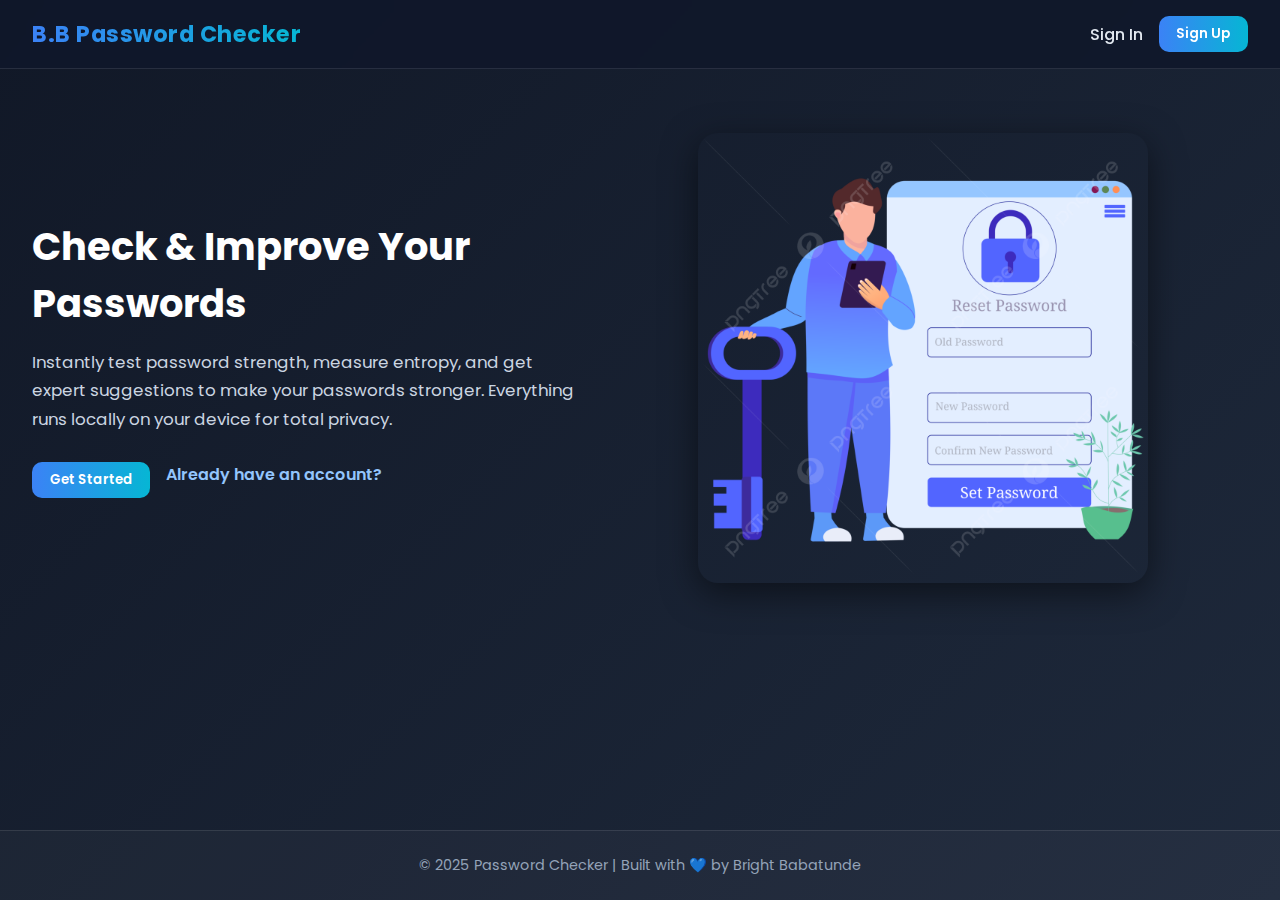
<file: index.html>
<!DOCTYPE html>
<html lang="en">

<head>
    <meta charset="UTF-8" />
    <meta name="viewport" content="width=device-width, initial-scale=1.0" />
    <title>Password Strength Checker</title>
    <link href="https://fonts.googleapis.com/css2?family=Poppins:wght@400;600;700&display=swap" rel="stylesheet">
    <style>
        * {
            margin: 0;
            padding: 0;
            box-sizing: border-box;
            font-family: 'Poppins', sans-serif;
        }

        body {
            background: linear-gradient(135deg, #111827, #1e293b);
            color: #f8fafc;
            min-height: 100vh;
            display: flex;
            flex-direction: column;
        }

        /* NAVBAR */
        nav {
            display: flex;
            justify-content: space-between;
            align-items: center;
            padding: 1rem 2rem;
            background: rgba(15, 23, 42, 0.9);
            backdrop-filter: blur(10px);
            border-bottom: 1px solid rgba(255, 255, 255, 0.1);
            position: sticky;
            top: 0;
            z-index: 10;
        }

        .logo {
            font-weight: 700;
            font-size: 1.4rem;
            background: linear-gradient(90deg, #3b82f6, #06b6d4);
            -webkit-background-clip: text;
            background-clip: text;
            -webkit-text-fill-color: transparent;
            letter-spacing: 0.5px;
            cursor: pointer;
            transition: 0.3s ease;
        }

        .logo:hover {
            transform: scale(1.05);
            text-shadow: 0 0 20px rgba(59, 130, 246, 0.3);
        }

        .nav-links {
            display: flex;
            gap: 1rem;
            align-items: center;
        }

        .nav-links a {
            color: #e2e8f0;
            text-decoration: none;
            font-weight: 500;
            transition: color 0.3s ease;
        }

        .nav-links a:hover {
            color: #60a5fa;
        }

        .btn {
            background: linear-gradient(90deg, #3b82f6, #06b6d4);
            color: white;
            border: none;
            padding: 0.5rem 1.1rem;
            border-radius: 10px;
            cursor: pointer;
            font-weight: 600;
            transition: all 0.3s ease;
        }

        .btn:hover {
            transform: translateY(-2px);
            box-shadow: 0 4px 15px rgba(59, 130, 246, 0.3);
        }

        /* HAMBURGER ICON */
        .menu-toggle {
            display: none;
            font-size: 1.8rem;
            color: #60a5fa;
            background: none;
            border: none;
            cursor: pointer;
            transition: transform 0.3s ease, color 0.3s ease;
        }

        .menu-toggle:hover {
            transform: rotate(90deg);
            color: #38bdf8;
            text-shadow: 0 0 10px rgba(56, 189, 248, 0.6);
        }

        /* HERO SECTION */
        .hero {
            display: flex;
            align-items: center;
            justify-content: space-between;
            padding: 4rem 2rem;
            gap: 2.5rem;
            flex-wrap: wrap;
        }

        .hero-content {
            flex: 1 1 400px;
            max-width: 550px;
            animation: fadeIn 1.2s ease forwards;
        }

        .hero-content h1 {
            font-size: 2.4rem;
            font-weight: 700;
            margin-bottom: 1rem;
            color: #ffffff;
        }

        .hero-content p {
            color: #cbd5e1;
            font-size: 1.05rem;
            margin-bottom: 1.8rem;
            line-height: 1.7;
        }

        .hero-buttons {
            display: flex;
            gap: 1rem;
            flex-wrap: wrap;
        }

        .hero img {
            flex: 1 1 350px;
            max-width: 450px;
            border-radius: 20px;
            box-shadow: 0 10px 35px rgba(0, 0, 0, 0.5);
            animation: float 4s ease-in-out infinite;
            margin: 0;
            /* avoid fixed right margin which can cause overflow on small screens */
        }

        @keyframes float {

            0%,
            100% {
                transform: translateY(0);
            }

            50% {
                transform: translateY(-10px);
            }
        }

        /* FOOTER */
        footer {
            margin-top: auto;
            padding: 1.5rem 2rem;
            text-align: center;
            color: #94a3b8;
            border-top: 1px solid rgba(255, 255, 255, 0.1);
            font-size: 0.9rem;
            background: rgba(255, 255, 255, 0.03);
        }

        /* RESPONSIVE NAVBAR */
        @media (max-width: 768px) {
            .menu-toggle {
                display: block;
            }

            .nav-links {
                display: none;
                flex-direction: column;
                background: rgba(15, 23, 42, 0.95);
                position: absolute;
                top: 65px;
                right: 20px;
                padding: 1rem;
                border-radius: 10px;
                width: 180px;
                text-align: center;
            }

            .nav-links.active {
                display: flex;
            }

            .hero {
                flex-direction: column;
                text-align: center;
                padding-top: 3rem;
            }

            .hero img {
                max-width: 320px;
                margin-top: 1rem;
            }
        }

        /* Desktop spacing for hero image */
        @media (min-width: 769px) {
            .hero img {
                margin-right: 100px;
            }
        }

        /* Extra-small phones: improve spacing, font sizes, button layout */
        @media (max-width: 420px) {
            nav {
                padding: 0.6rem 1rem;
            }

            .logo {
                font-size: 1.1rem;
            }

            .menu-toggle {
                font-size: 1.6rem;
            }

            .nav-links {
                right: 10px;
                width: 160px;
                top: 58px;
                padding: 0.6rem;
            }

            .hero {
                padding: 2rem 1rem;
                gap: 1rem;
            }

            .hero-content {
                max-width: 100%;
                padding: 0 0.2rem;
            }

            .hero-content h1 {
                font-size: 1.5rem;
            }

            .hero-content p {
                font-size: 0.95rem;
                margin-bottom: 1rem;
            }

            .hero-buttons {
                flex-direction: column;
                gap: 0.6rem;
                align-items: stretch;
            }

            .hero-buttons .btn,
            .hero-buttons a .btn {
                width: 100%;
                padding: 0.7rem 0.8rem;
                border-radius: 10px;
                font-size: 0.95rem;
            }

            .hero img {
                max-width: 100%;
                margin: 0 auto;
                order: 2;
                box-shadow: 0 8px 25px rgba(0, 0, 0, 0.5);
            }

            footer {
                padding: 1rem;
                font-size: 0.85rem;
            }
        }

        @keyframes fadeIn {
            from {
                opacity: 0;
                transform: translateY(10px);
            }

            to {
                opacity: 1;
                transform: translateY(0);
            }
        }
    </style>
</head>

<body>
    <nav>
        <div class="logo">B.B Password Checker</div>
        <button class="menu-toggle" id="menuToggle">☰</button>
        <div class="nav-links" id="navLinks">
            <a href="kola.html">Sign In</a>
            <a href="hook.html"><button class="btn">Sign Up</button></a>
        </div>
    </nav>

    <section class="hero">
        <div class="hero-content">
            <h1>Check & Improve Your Passwords</h1>
            <p>Instantly test password strength, measure entropy, and get expert suggestions to make your passwords
                stronger. Everything runs locally on your device for total privacy.</p>
            <div class="hero-buttons">
                <a href="hook.html"> <button class="btn">Get Started</button></a>
                <a href="kola.html" style="color:#93c5fd; text-decoration:none; font-weight:600;">Already have an
                    account?</a>
            </div>
        </div>
        <img src="bright.png" alt="Password Strength Illustration">
    </section>

    <footer>
        © 2025 Password Checker | Built with 💙 by Bright Babatunde
    </footer>

    <script>
        const menuToggle = document.getElementById('menuToggle');
        const navLinks = document.getElementById('navLinks');
        menuToggle.addEventListener('click', () => {
            navLinks.classList.toggle('active');
        });
    </script>
</body>

</html>
<!-- This is the main page -->
</file>
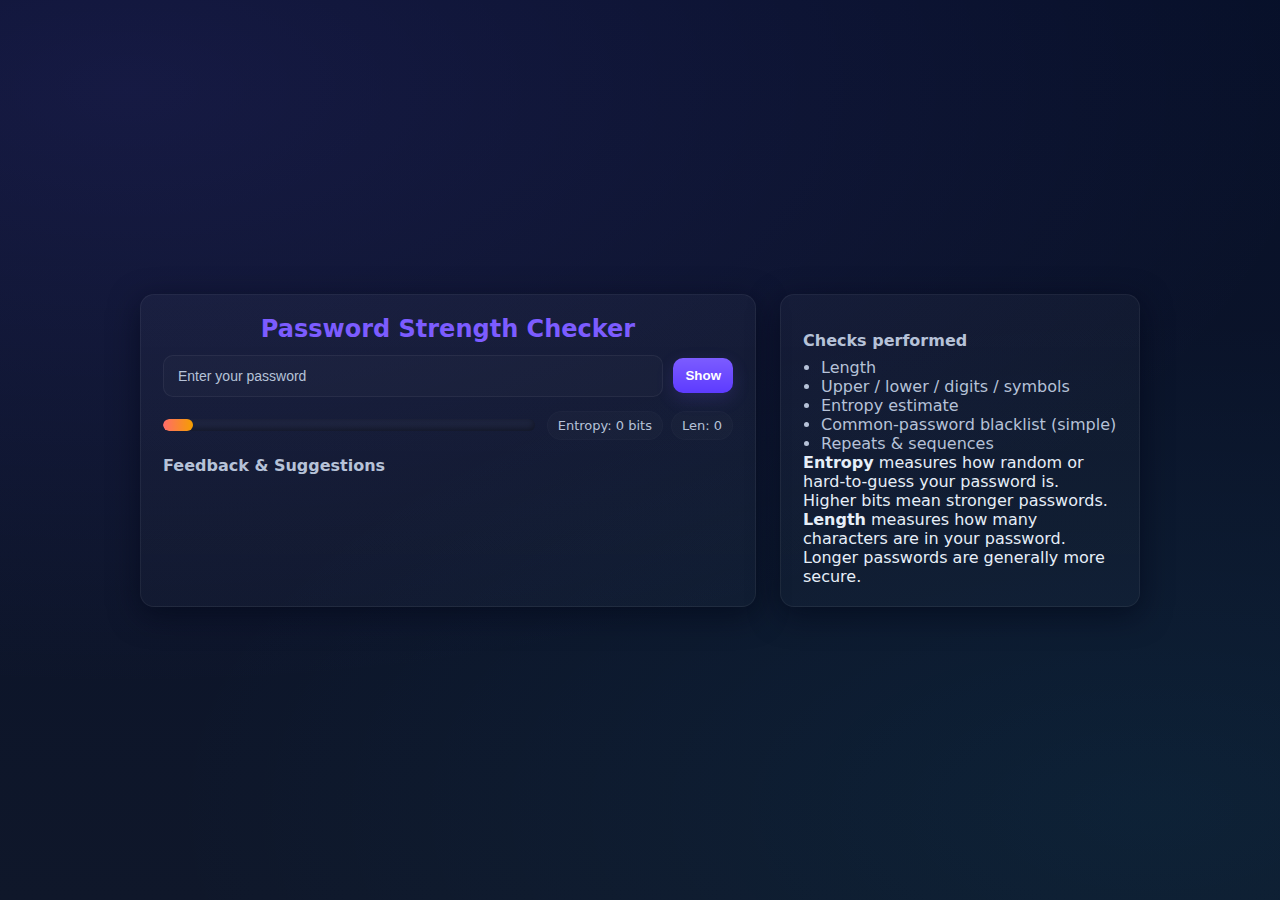
<file: pass.html>
<!DOCTYPE html>
<html lang="en">

<head>
    <meta charset="UTF-8">
    <meta name="viewport" content="width=device-width, initial-scale=1.0">
    <title>Password Strength Checker</title>
    <link rel="stylesheet" href="style.css">
</head>

<body>

    <div class="container">
        <div class="card">
            <h2>Password Strength Checker</h2>

            <div class="input-row">
                <input type="password" id="password" placeholder="Enter your password" aria-label="Password input">
                <button class="show-btn" id="toggle" aria-pressed="false">Show</button>
            </div>

            <div class="meta-row">
                <div class="progress">
                    <div class="bar" id="bar"></div>
                </div>
                <div class="meta-tags">
                    <span class="tag" id="entropy">Entropy: 0 bits</span>
                    <span class="tag" id="len">Len: 0</span>
                </div>
            </div>

            <p class="strength" id="strength"></p>

            <h4>Feedback & Suggestions</h4>
            <ul id="feedback"></ul>
        </div>

        <div class="card">
            <h4>Checks performed</h4>
            <ul class="checks">
                <li>Length</li>
                <li>Upper / lower / digits / symbols</li>
                <li>Entropy estimate</li>
                <li>Common-password blacklist (simple)</li>
                <li>Repeats & sequences</li>
            </ul>
            <p><strong>Entropy</strong> measures how random or hard-to-guess your password is. Higher bits mean stronger
                passwords.</p>
            <p><strong>Length</strong> measures how many characters are in your password. Longer passwords are generally
                more secure.</p>
        </div>
    </div>
</body>
<script src="script.js"></script>

</html>
</file>
<file: style.css>
* {
    box-sizing: border-box;
    padding: 0;
    margin: 0;
}

:root {
    --bg-1: #0f172a;
    --card-bg: rgba(255, 255, 255, 0.06);
    --glass: rgba(255, 255, 255, 0.06);
    --muted: #b6c2d8;
    --accent-1: #7c5cff;
    --accent-2: #00d4ff;
    --success: #40c057;
    --warn: #f59f00;
    --danger: #ff6b6b;
}

html,
body {
    height: 100%;
}

body {
    font-family: 'Inter', 'Segoe UI', Roboto, system-ui, -apple-system, sans-serif;
    background: radial-gradient(1200px 600px at 10% 10%, rgba(124, 92, 255, 0.12), transparent),
        radial-gradient(1000px 500px at 90% 90%, rgba(0, 212, 255, 0.06), transparent),
        linear-gradient(180deg, #071029 0%, #0f172a 100%);
    color: #e6eef8;
    min-height: 100vh;
    display: flex;
    justify-content: center;
    align-items: center;
    padding: 32px;
}

.container {
    display: grid;
    grid-template-columns: 1fr 360px;
    gap: 24px;
    width: 100%;
    max-width: 1000px;
}

.card {
    background: linear-gradient(180deg, rgba(255, 255, 255, 0.03), rgba(255, 255, 255, 0.02));
    border: 1px solid rgba(255, 255, 255, 0.06);
    padding: 20px 22px;
    border-radius: 14px;
    box-shadow: 0 8px 30px rgba(2, 6, 23, 0.6);
}

h2 {
    text-align: center;
    color: var(--accent-1);
    margin-bottom: 12px;
    font-weight: 600;
}

.input-row {
    display: flex;
    gap: 10px;
    align-items: center;
    margin-top: 6px;
}

input[type="password"],
input[type="text"] {
    flex: 1;
    padding: 12px 14px;
    border-radius: 10px;
    border: 1px solid rgba(255, 255, 255, 0.06);
    background: rgba(255, 255, 255, 0.02);
    color: inherit;
    outline: none;
    font-size: 14px;
}

input::placeholder {
    color: var(--muted);
}

.show-btn {
    background: linear-gradient(180deg, var(--accent-1), #5d3bff);
    border: none;
    color: white;
    padding: 10px 12px;
    border-radius: 10px;
    cursor: pointer;
    font-weight: 600;
    box-shadow: 0 6px 18px rgba(124, 92, 255, 0.16);
    transition: transform .14s ease, box-shadow .14s ease;
}

.show-btn:active {
    transform: translateY(1px);
}

.meta-row {
    display: flex;
    gap: 12px;
    align-items: center;
    margin-top: 14px;
}

.progress {
    flex: 1;
    height: 12px;
    background: rgba(255, 255, 255, 0.03);
    border-radius: 999px;
    overflow: hidden;
    box-shadow: inset 0 -2px 6px rgba(0, 0, 0, 0.4);
}

.bar {
    height: 100%;
    width: 8%;
    border-radius: 999px;
    transition: width .45s cubic-bezier(.2, .9, .2, 1), background .25s ease;
    background: linear-gradient(90deg, var(--danger), var(--warn));
}

.meta-tags {
    display: flex;
    gap: 8px;
    align-items: center;
}

.tag {
    background: rgba(255, 255, 255, 0.02);
    padding: 6px 10px;
    border-radius: 999px;
    font-size: 13px;
    color: var(--muted);
    border: 1px solid rgba(255, 255, 255, 0.02);
}

.strength {
    text-align: center;
    margin: 12px 0 6px;
    font-weight: 700;
    font-size: 15px;
    color: #eaf6ff;
}

h4 {
    color: var(--muted);
    margin-top: 16px;
    margin-bottom: 8px;
}

#feedback {
    margin-left: 18px;
    color: #dbeafe;
}

#feedback li {
    margin-bottom: 6px;
    font-size: 14px;
    color: #cfe7ff;
}

.checks {
    color: var(--muted);
    margin-left: 18px;
}

/* responsive */
@media (max-width:880px) {
    .container {
        grid-template-columns: 1fr;
    }
}

/* utility colors for JS-driven bar */
.bar.very-weak {
    background: linear-gradient(90deg, var(--danger), #ff9b9b);
}

.bar.weak {
    background: linear-gradient(90deg, var(--warn), #ffd27a);
}

.bar.good {
    background: linear-gradient(90deg, #ffd86b, #7dd3fc);
}

.bar.strong {
    background: linear-gradient(90deg, var(--accent-2), var(--accent-1));
}
</file>
